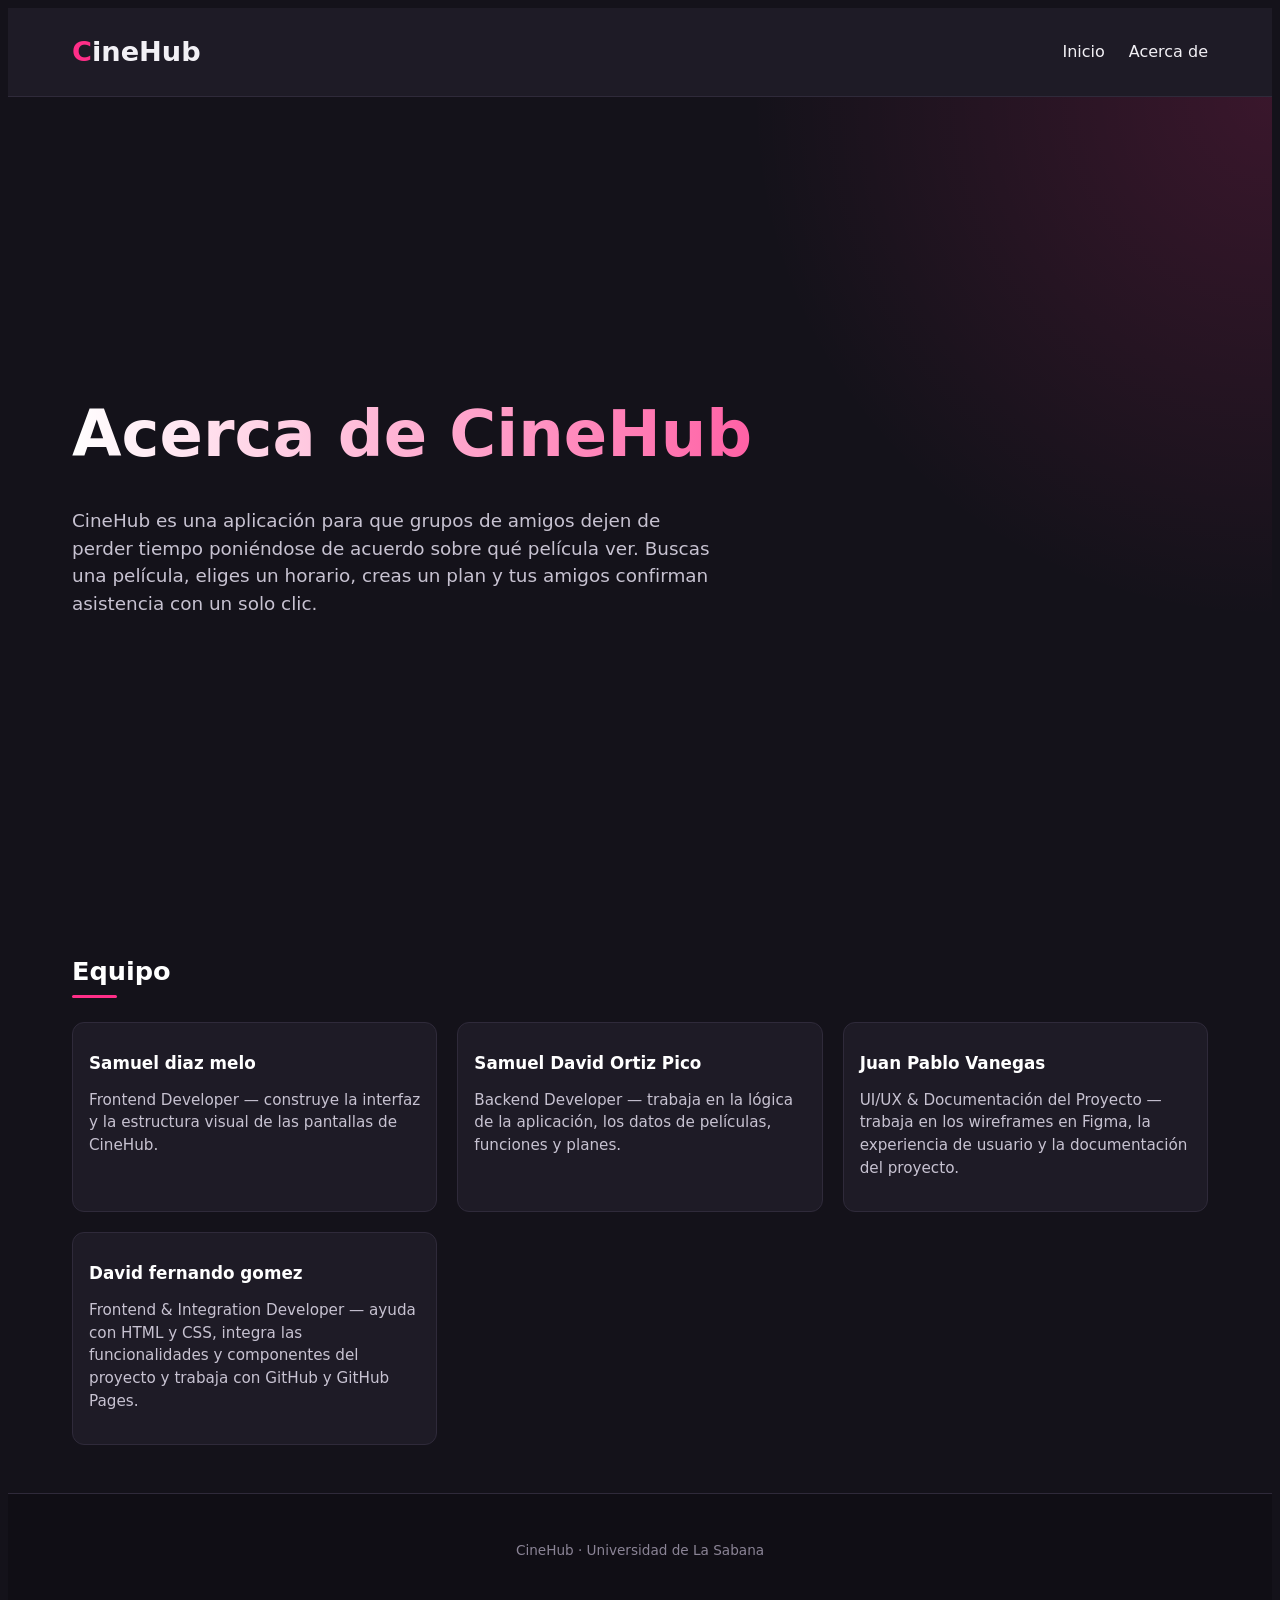
<file: about.html>
<!DOCTYPE html>
<html lang="es">

<head>
  <meta charset="UTF-8">
  <meta name="viewport" content="width=device-width, initial-scale=1.0">

  <title>Acerca de — CineHub</title>

  <link rel="stylesheet" href="styles/main.css">
  <link rel="stylesheet" href="styles/responsive.css">
</head>

<body>

  <header class="site-header">

    <a class="logo" href="index.html">CineHub</a>

    <nav class="nav" aria-label="Navegación principal">

      <ul class="nav-list">

        <li>
          <a href="index.html">Inicio</a>
        </li>

        <li>
          <a href="about.html">Acerca de</a>
        </li>

      </ul>

    </nav>

  </header>


  <main>

    <section id="proyecto" class="hero">

      <h1>Acerca de CineHub</h1>

      <p>
        CineHub es una aplicación para que grupos de amigos dejen
        de perder tiempo poniéndose de acuerdo sobre qué película ver.
        Buscas una película, eliges un horario, creas un plan y tus
        amigos confirman asistencia con un solo clic.
      </p>

    </section>


    <section id="equipo">

      <h2>Equipo</h2>

      <div class="team-grid">

        <article class="team-card">

          <h3>Samuel diaz melo </h3>

          <p>
            Frontend Developer — construye la interfaz y la estructura
            visual de las pantallas de CineHub.
          </p>

        </article>


        <article class="team-card">

          <h3>Samuel David Ortiz Pico</h3>

          <p>
            Backend Developer — trabaja en la lógica de la aplicación,
            los datos de películas, funciones y planes.
          </p>

        </article>


        <article class="team-card">

          <h3>Juan Pablo Vanegas</h3>

          <p>
            UI/UX &amp; Documentación del Proyecto — trabaja en los
            wireframes en Figma, la experiencia de usuario y
            la documentación del proyecto.
          </p>

        </article>


        <article class="team-card">

          <h3>David fernando gomez </h3>

          <p>
            Frontend &amp; Integration Developer — ayuda con HTML y CSS,
            integra las funcionalidades y componentes del proyecto
            y trabaja con GitHub y GitHub Pages.
          </p>

        </article>

      </div>

    </section>

  </main>


  <footer class="site-footer">

    <p>
      CineHub · Universidad de La Sabana
    </p>

  </footer>

</body>

</html>
</file>
<file: styles/main.css>
git status

* {
  box-sizing: border-box;
  margin: 0;
  padding: 0;
}

html {
  scroll-behavior: smooth;
}

body {
  font-family: system-ui, -apple-system, "Segoe UI", Roboto, sans-serif;
  background-color: #14121a;
  color: #f2f0f5;
  line-height: 1.5;
}

h1,
h2,
h3 {
  font-weight: 700;
  line-height: 1.2;
}

a {
  color: inherit;
  text-decoration: none;
}

img {
  max-width: 100%;
  display: block;
  border-radius: 8px;
}


/* =========================================
   HEADER
   ========================================= */

.site-header {
  display: flex;
  flex-direction: column;
  gap: 1rem;

  padding: 1rem 1.5rem;

  background-color: #1e1b26;
  border-bottom: 1px solid #2f2a3a;

  position: sticky;
  top: 0;
  z-index: 100;
}

.logo {
  font-size: 1.7rem;
  font-weight: 800;
  color: #f2f0f5;
}

.logo::first-letter {
  color: #ff2e88;
}

.nav-list {
  list-style: none;

  display: flex;
  flex-wrap: wrap;

  gap: 1rem;
}

.nav-list a {
  padding: 0.25rem 0;

  border-bottom: 2px solid transparent;

  transition:
    color 0.15s ease,
    border-color 0.15s ease;
}

.nav-list a:hover,
.nav-list a:focus {
  color: #ff2e88;
  border-color: #ff2e88;
}


/* =========================================
   MAIN
   ========================================= */

main {
  width: 100%;
}


/* =========================================
   HERO
   ========================================= */

.hero {
  padding: 3rem 1.5rem;

  background:
    radial-gradient(
      circle at top right,
      rgba(255, 46, 136, 0.16),
      transparent 35%
    );

  min-height: 55vh;

  display: flex;
  flex-direction: column;
  justify-content: center;
}

.hero h1 {
  font-size: 2rem;
  margin-bottom: 1rem;

  max-width: 800px;

  background: linear-gradient(
    90deg,
    #ffffff,
    #ff2e88
  );

  -webkit-background-clip: text;
  background-clip: text;
  color: transparent;
}

.hero p {
  color: #c7c2d1;

  margin-bottom: 1.5rem;

  max-width: 40rem;

  font-size: 1rem;
}


/* =========================================
   SEARCH
   ========================================= */

.search-form {
  display: flex;
  flex-direction: column;

  gap: 0.6rem;

  max-width: 30rem;
}

.search-form label {
  font-size: 0.875rem;
  color: #c7c2d1;
  font-weight: 600;
}

.search-form input {
  width: 100%;

  padding: 0.75rem 0.9rem;

  border: 1px solid #3a3348;
  border-radius: 8px;

  background-color: #211d2b;
  color: #f2f0f5;

  font-size: 1rem;

  transition:
    border-color 0.15s ease,
    box-shadow 0.15s ease;
}

.search-form input:focus {
  outline: none;

  border-color: #ff2e88;

  box-shadow: 0 0 0 3px rgba(255, 46, 136, 0.15);
}


/* =========================================
   BUTTON
   ========================================= */

.btn {
  padding: 0.7rem 1.3rem;

  border: none;
  border-radius: 8px;

  background-color: #ff2e88;
  color: #ffffff;

  font-weight: 700;

  cursor: pointer;

  align-self: flex-start;

  transition:
    background-color 0.15s ease,
    transform 0.15s ease;
}

.btn:hover,
.btn:focus {
  background-color: #e0247a;

  transform: translateY(-2px);
}


/* =========================================
   MOVIES
   ========================================= */

#populares,
#equipo {
  padding: 3rem 1.5rem;
}

#populares h2,
#equipo h2,
.signup h2,
.faq h2 {
  margin-bottom: 1.5rem;

  font-size: 1.6rem;

  color: #ffffff;
}

#populares h2::after,
#equipo h2::after,
.signup h2::after,
.faq h2::after {
  content: "";

  display: block;

  width: 45px;
  height: 3px;

  margin-top: 0.5rem;

  background-color: #ff2e88;

  border-radius: 5px;
}


/* =========================================
   GRID
   ========================================= */

.movie-grid,
.team-grid {
  display: grid;

  grid-template-columns: 1fr;

  gap: 1.25rem;
}


/* =========================================
   CARDS
   ========================================= */

.movie-card,
.team-card {
  background-color: #1e1b26;

  border: 1px solid #2f2a3a;

  border-radius: 12px;

  padding: 1rem;

  transition:
    transform 0.2s ease,
    border-color 0.2s ease,
    box-shadow 0.2s ease;
}

.movie-card:hover,
.team-card:hover {
  transform: translateY(-5px);

  border-color: #ff2e88;

  box-shadow:
    0 10px 30px rgba(0, 0, 0, 0.25);
}

.movie-card h3,
.team-card h3 {
  margin: 0.9rem 0 0.3rem;

  font-size: 1.05rem;

  color: #ffffff;
}

.movie-card p {
  color: #c7c2d1;

  font-size: 0.9rem;
}

.team-card p {
  color: #c7c2d1;

  font-size: 0.95rem;
}


/* =========================================
   MOVIE IMAGES
   ========================================= */

.movie-card img {
  width: 100%;

  aspect-ratio: 2 / 3;

  object-fit: cover;

  border-radius: 8px;
}


/* =========================================
   SIGNUP
   ========================================= */

.signup {
  padding: 3rem 1.5rem;

  background-color: #18151f;
}

.signup > p {
  color: #c7c2d1;

  max-width: 600px;
}

.signup-form {
  display: flex;
  flex-direction: column;

  gap: 1rem;

  max-width: 30rem;

  margin-top: 1.5rem;
}

.field {
  display: flex;
  flex-direction: column;

  gap: 0.35rem;
}

.field label {
  font-size: 0.875rem;

  color: #c7c2d1;

  font-weight: 600;
}

.field input {
  width: 100%;

  padding: 0.7rem 0.85rem;

  border: 1px solid #3a3348;
  border-radius: 8px;

  background-color: #211d2b;
  color: #f2f0f5;

  font-size: 1rem;
}

.field input:focus {
  outline: none;

  border-color: #ff2e88;

  box-shadow: 0 0 0 3px rgba(255, 46, 136, 0.15);
}


/* =========================================
   FAQ
   ========================================= */

.faq {
  padding: 3rem 1.5rem;

  max-width: 900px;

  margin: 0 auto;
}

.faq-item {
  background-color: #1e1b26;

  border: 1px solid #2f2a3a;

  border-radius: 10px;

  margin-bottom: 1rem;

  overflow: hidden;
}

.faq-question {
  display: block;

  padding: 1rem 1.2rem;

  color: #ffffff;

  font-weight: 700;

  cursor: pointer;

  transition:
    color 0.15s ease,
    background-color 0.15s ease;
}

.faq-question:hover {
  color: #ff2e88;

  background-color: #211d2b;
}

.faq-answer {
  display: none;

  padding: 0 1.2rem 1.2rem;

  color: #c7c2d1;
}


/* CSS-ONLY ACCORDION */

.faq-answer:target {
  display: block;
}


/* =========================================
   FOOTER
   ========================================= */

.site-footer {
  padding: 2rem 1.5rem;

  text-align: center;

  color: #8b8496;

  font-size: 0.85rem;

  border-top: 1px solid #2f2a3a;

  background-color: #100e15;
}
</file>
<file: styles/responsive.css>
/* =========================================
   CINEHUB
   Responsive CSS
   Mobile-first
   ========================================= */


/* =========================================
   MOBILE
   Menos de 640px
   ========================================= */

@media (max-width: 639px) {

  .site-header {
    align-items: flex-start;
  }

  .nav-list {
    flex-direction: column;

    gap: 0.65rem;
  }

  .hero {
    min-height: 65vh;

    padding: 3rem 1.25rem;
  }

  .hero h1 {
    font-size: 2rem;
  }

  .hero p {
    font-size: 0.95rem;
  }

  .search-form {
    max-width: 100%;
  }

  .btn {
    width: 100%;

    align-self: stretch;
  }

  #populares,
  #equipo,
  .signup,
  .faq {
    padding-left: 1.25rem;
    padding-right: 1.25rem;
  }

  .movie-grid,
  .team-grid {
    grid-template-columns: 1fr;
  }

  .movie-card img {
    max-height: 500px;
  }

  .team-card {
    padding: 1.25rem;
  }

  .signup-form {
    max-width: 100%;
  }

}


/* =========================================
   TABLET
   640px - 1024px
   ========================================= */

@media (min-width: 640px) and (max-width: 1024px) {

  .site-header {
    flex-direction: row;

    align-items: center;

    justify-content: space-between;

    padding: 1rem 2rem;
  }

  .nav-list {
    gap: 1rem;
  }

  .hero {
    padding: 4rem 2rem;

    min-height: 60vh;
  }

  .hero h1 {
    font-size: 3rem;

    max-width: 750px;
  }

  .hero p {
    font-size: 1.05rem;
  }

  .search-form {
    max-width: 35rem;
  }

  .movie-grid {
    grid-template-columns: repeat(2, 1fr);
  }

  .team-grid {
    grid-template-columns: repeat(2, 1fr);
  }

  #populares,
  #equipo,
  .signup {
    padding-left: 2rem;
    padding-right: 2rem;
  }

  .faq {
    padding-left: 2rem;
    padding-right: 2rem;
  }

}


/* =========================================
   DESKTOP
   Más de 1024px
   ========================================= */

@media (min-width: 1025px) {

  .site-header {
    flex-direction: row;

    align-items: center;

    justify-content: space-between;

    padding: 1rem 4rem;
  }

  .nav-list {
    gap: 1.5rem;
  }

  .hero {
    min-height: 70vh;

    padding: 5rem 4rem;
  }

  .hero h1 {
    font-size: 4rem;

    max-width: 900px;
  }

  .hero p {
    font-size: 1.15rem;
  }

  .search-form {
    max-width: 38rem;
  }

  #populares,
  #equipo,
  .signup {
    padding-left: 4rem;
    padding-right: 4rem;
  }

  .movie-grid {
    grid-template-columns: repeat(3, 1fr);
  }

  .team-grid {
    grid-template-columns: repeat(3, 1fr);
  }

  .movie-card img {
    height: 430px;
  }

  .faq {
    padding-left: 4rem;
    padding-right: 4rem;
  }

}
</file>
